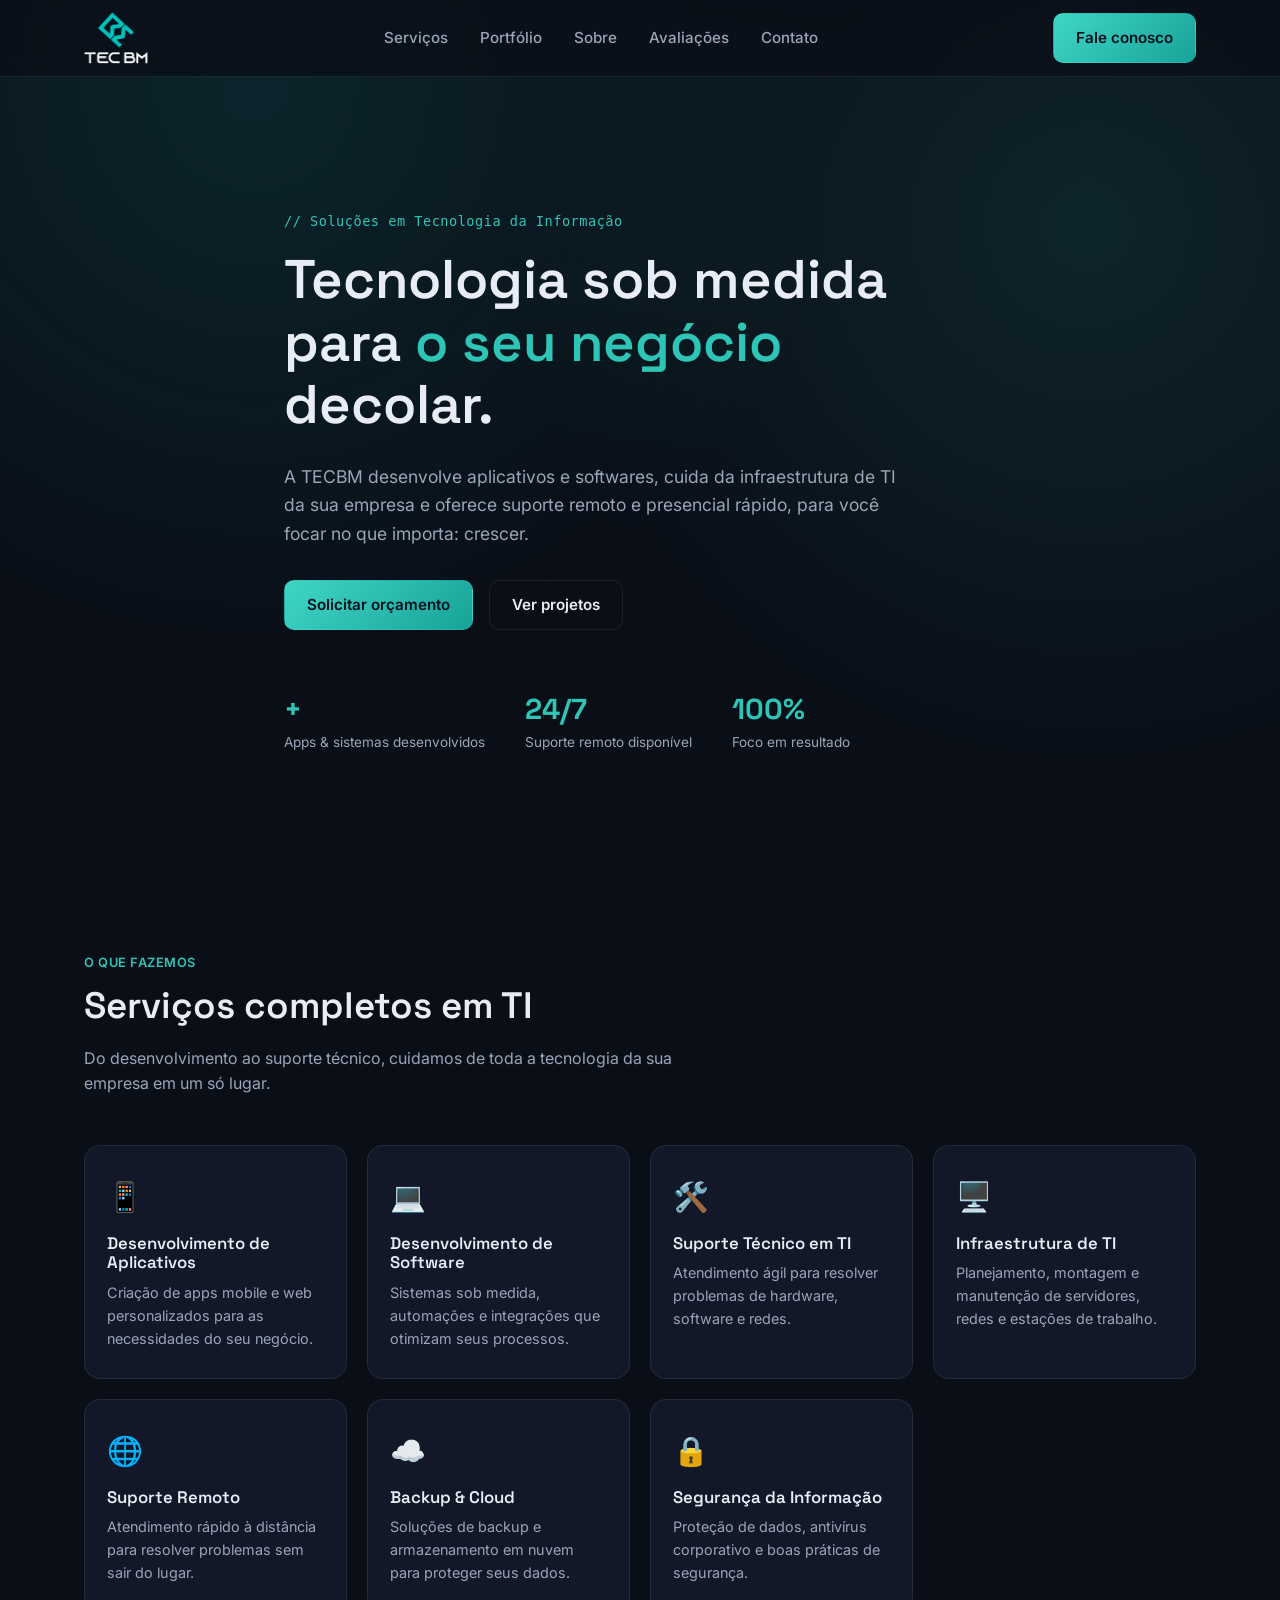
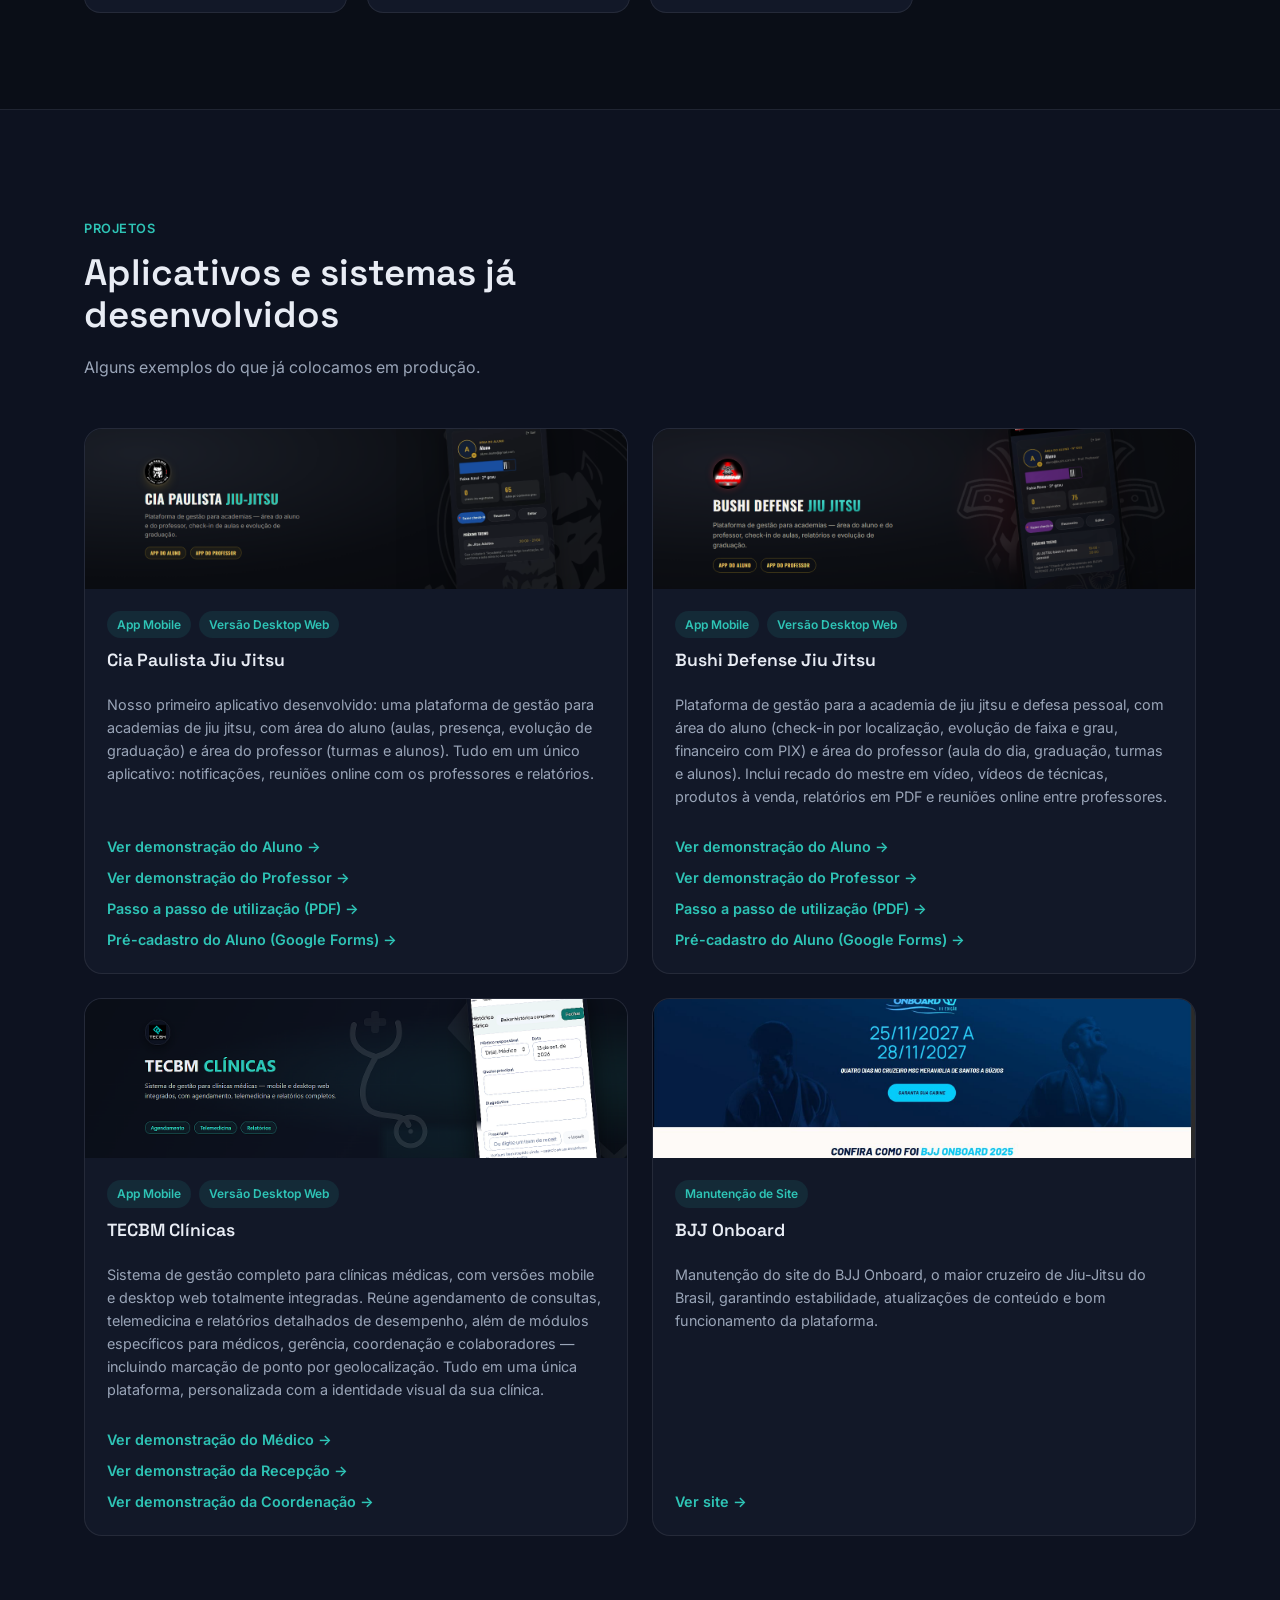
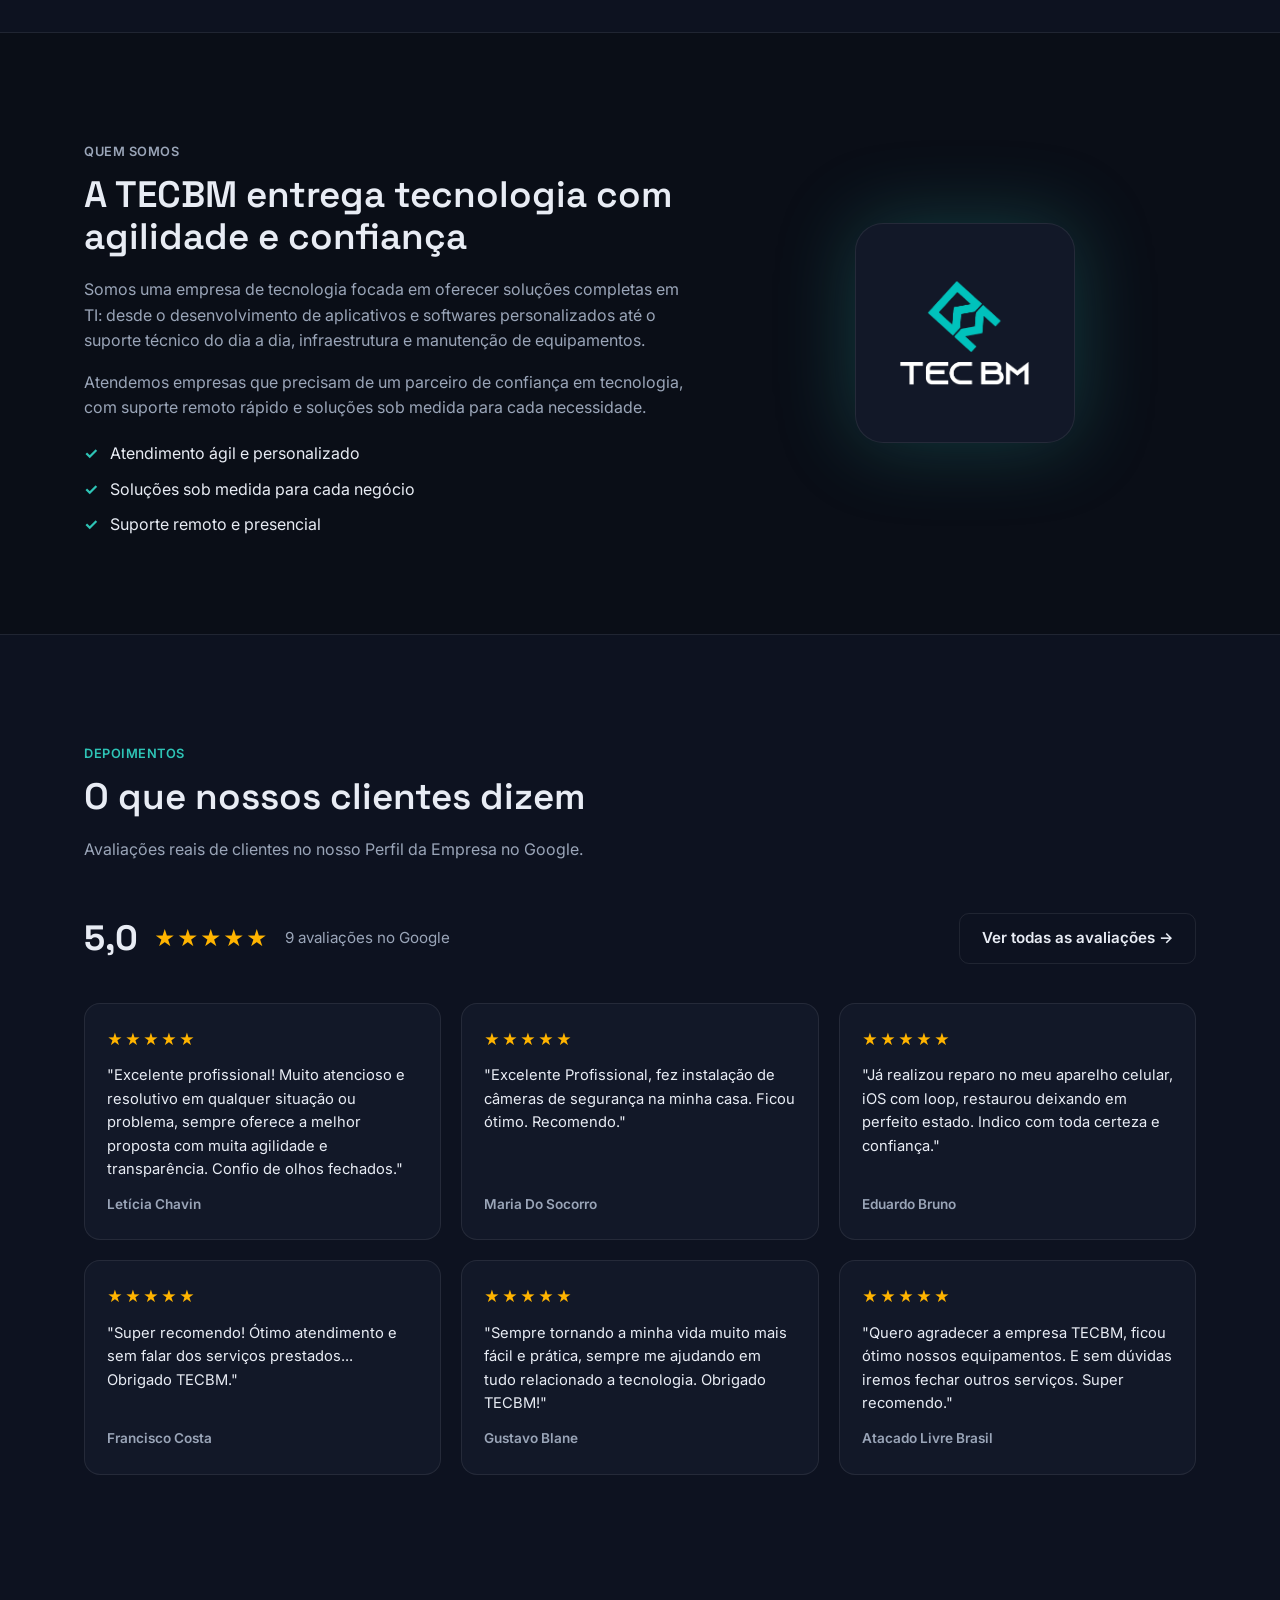
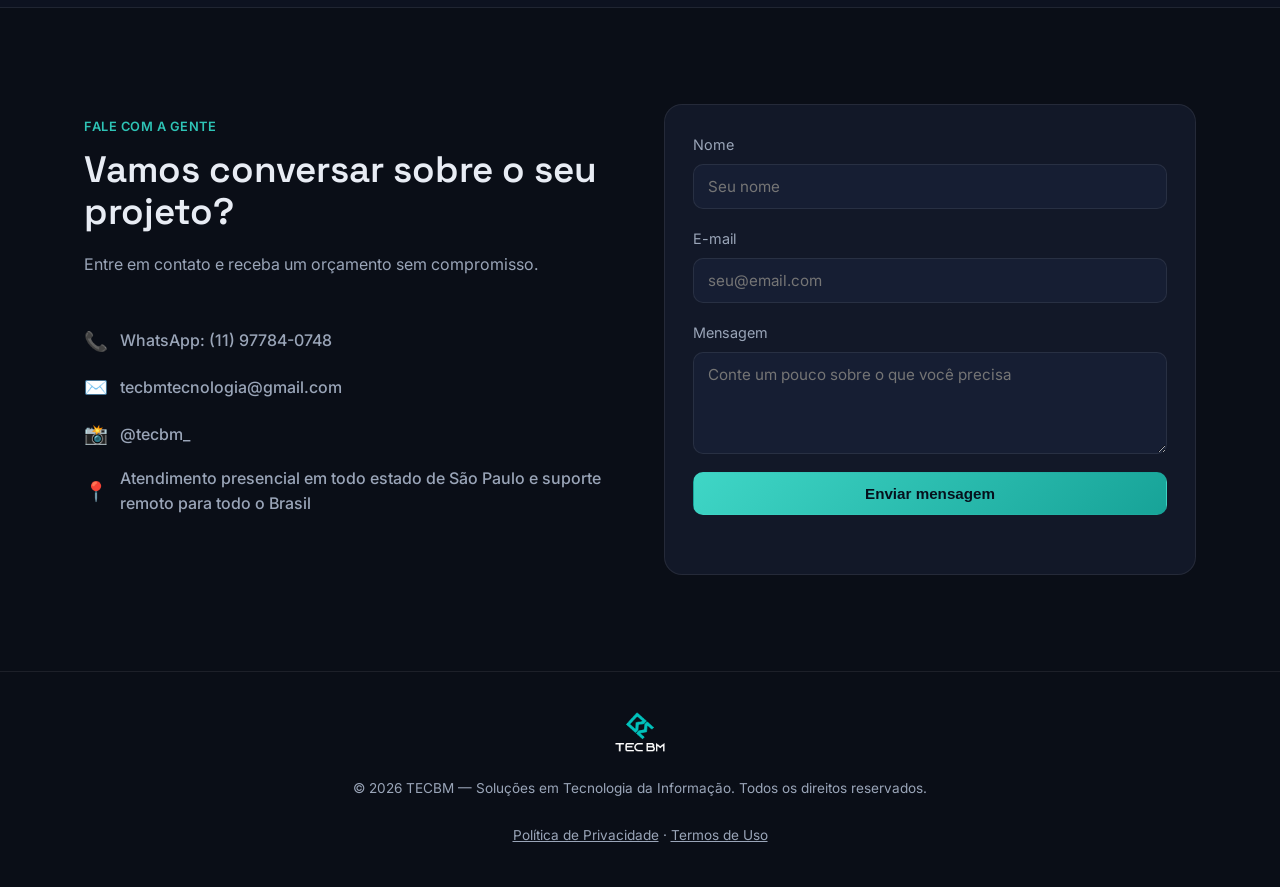
<file: index.html>
<!DOCTYPE html>
<html lang="pt-BR">
<head>
<meta charset="UTF-8">
<meta name="viewport" content="width=device-width, initial-scale=1.0">
<title>TECBM | Soluções em Tecnologia da Informação</title>
<meta name="description" content="TECBM Soluções em Tecnologia da Informação: desenvolvimento de aplicativos e softwares, infraestrutura de TI, suporte técnico e suporte remoto para o seu negócio.">
<meta name="robots" content="index, follow">
<link rel="canonical" href="https://tecbm.com.br/">

<meta property="og:type" content="website">
<meta property="og:site_name" content="TECBM">
<meta property="og:title" content="TECBM | Soluções em Tecnologia da Informação">
<meta property="og:description" content="Desenvolvimento de aplicativos e softwares, infraestrutura de TI, suporte técnico e suporte remoto para o seu negócio.">
<meta property="og:url" content="https://tecbm.com.br/">
<meta property="og:image" content="https://tecbm.com.br/assets/logo.jpeg">
<meta property="og:locale" content="pt_BR">
<meta name="twitter:card" content="summary">
<meta name="twitter:title" content="TECBM | Soluções em Tecnologia da Informação">
<meta name="twitter:description" content="Desenvolvimento de aplicativos e softwares, infraestrutura de TI, suporte técnico e suporte remoto para o seu negócio.">
<meta name="twitter:image" content="https://tecbm.com.br/assets/logo.jpeg">

<link rel="preconnect" href="https://fonts.googleapis.com">
<link href="https://fonts.googleapis.com/css2?family=Space+Grotesk:wght@400;500;600;700&family=Inter:wght@400;500;600&display=swap" rel="stylesheet">
<link rel="stylesheet" href="style.css?v=3">
<link rel="icon" href="assets/favicon.ico?v=1" sizes="any">
<link rel="icon" href="assets/favicon-16.png?v=1" type="image/png" sizes="16x16">
<link rel="icon" href="assets/favicon-32.png?v=1" type="image/png" sizes="32x32">
<link rel="icon" href="assets/favicon-48.png?v=1" type="image/png" sizes="48x48">
<link rel="icon" href="assets/favicon-512.png?v=1" type="image/png" sizes="512x512">
<link rel="apple-touch-icon" href="assets/apple-touch-icon.png?v=1">

<script type="application/ld+json">
{
  "@context": "https://schema.org",
  "@type": "Organization",
  "name": "TECBM",
  "alternateName": "TECBM Soluções em Tecnologia da Informação",
  "url": "https://tecbm.com.br/",
  "logo": "https://tecbm.com.br/assets/logo.jpeg",
  "image": "https://tecbm.com.br/assets/logo.jpeg",
  "description": "Empresa de tecnologia focada em desenvolvimento de aplicativos e softwares, infraestrutura de TI, suporte técnico e suporte remoto.",
  "email": "tecbmtecnologia@gmail.com",
  "telephone": "+5511977840748",
  "areaServed": "BR",
  "address": {
    "@type": "PostalAddress",
    "addressRegion": "SP",
    "addressCountry": "BR"
  },
  "sameAs": [
    "https://instagram.com/tecbm_"
  ],
  "aggregateRating": {
    "@type": "AggregateRating",
    "ratingValue": "5.0",
    "bestRating": "5",
    "reviewCount": "9"
  }
}
</script>
</head>
<body>

<div class="bg-grid" aria-hidden="true"></div>

<header class="site-header" id="header">
  <div class="container header-inner">
    <a href="#top" class="logo" aria-label="TECBM - página inicial">
      <img src="assets/logo.png" alt="TECBM" class="logo-img">
    </a>

    <nav class="nav" id="nav">
      <a href="#servicos">Serviços</a>
      <a href="#portfolio">Portfólio</a>
      <a href="#sobre">Sobre</a>
      <a href="#avaliacoes">Avaliações</a>
      <a href="#contato">Contato</a>
    </nav>

    <a href="#contato" class="btn btn-primary nav-cta">Fale conosco</a>

    <button class="menu-toggle" id="menuToggle" aria-label="Abrir menu" aria-expanded="false">
      <span></span><span></span><span></span>
    </button>
  </div>
</header>

<main id="top">

  <!-- HERO -->
  <section class="hero">
    <div class="container hero-inner">
      <p class="eyebrow">// Soluções em Tecnologia da Informação</p>
      <h1>Tecnologia sob medida para <span class="accent">o seu negócio</span> decolar.</h1>
      <p class="hero-sub">A TECBM desenvolve aplicativos e softwares, cuida da infraestrutura de TI da sua empresa e oferece suporte remoto e presencial rápido, para você focar no que importa: crescer.</p>
      <div class="hero-actions">
        <a href="#contato" class="btn btn-primary">Solicitar orçamento</a>
        <a href="#portfolio" class="btn btn-ghost">Ver projetos</a>
      </div>
      <div class="hero-stats">
        <div><strong>+</strong><span>Apps &amp; sistemas desenvolvidos</span></div>
        <div><strong>24/7</strong><span>Suporte remoto disponível</span></div>
        <div><strong>100%</strong><span>Foco em resultado</span></div>
      </div>
    </div>
  </section>

  <!-- SERVIÇOS -->
  <section class="section" id="servicos">
    <div class="container">
      <p class="section-tag">O que fazemos</p>
      <h2 class="section-title">Serviços completos em TI</h2>
      <p class="section-desc">Do desenvolvimento ao suporte técnico, cuidamos de toda a tecnologia da sua empresa em um só lugar.</p>

      <div class="cards-grid">
        <article class="card">
          <div class="card-icon">📱</div>
          <h3>Desenvolvimento de Aplicativos</h3>
          <p>Criação de apps mobile e web personalizados para as necessidades do seu negócio.</p>
        </article>

        <article class="card">
          <div class="card-icon">💻</div>
          <h3>Desenvolvimento de Software</h3>
          <p>Sistemas sob medida, automações e integrações que otimizam seus processos.</p>
        </article>

        <article class="card">
          <div class="card-icon">🛠️</div>
          <h3>Suporte Técnico em TI</h3>
          <p>Atendimento ágil para resolver problemas de hardware, software e redes.</p>
        </article>

        <article class="card">
          <div class="card-icon">🖥️</div>
          <h3>Infraestrutura de TI</h3>
          <p>Planejamento, montagem e manutenção de servidores, redes e estações de trabalho.</p>
        </article>

        <article class="card">
          <div class="card-icon">🌐</div>
          <h3>Suporte Remoto</h3>
          <p>Atendimento rápido à distância para resolver problemas sem sair do lugar.</p>
        </article>

        <article class="card">
          <div class="card-icon">☁️</div>
          <h3>Backup &amp; Cloud</h3>
          <p>Soluções de backup e armazenamento em nuvem para proteger seus dados.</p>
        </article>

        <article class="card">
          <div class="card-icon">🔒</div>
          <h3>Segurança da Informação</h3>
          <p>Proteção de dados, antivírus corporativo e boas práticas de segurança.</p>
        </article>
      </div>
    </div>
  </section>

  <!-- PORTFÓLIO -->
  <section class="section section-alt" id="portfolio">
    <div class="container">
      <p class="section-tag">Projetos</p>
      <h2 class="section-title">Aplicativos e sistemas já desenvolvidos</h2>
      <p class="section-desc">Alguns exemplos do que já colocamos em produção.</p>

      <div class="portfolio-grid">
        <article class="portfolio-card">
          <div class="portfolio-thumb">
            <img src="assets/portfolio-cia-paulista.png" alt="App Cia Paulista Jiu Jitsu" loading="lazy">
          </div>
          <div class="portfolio-body">
            <div class="tag-group">
              <span class="tag">App Mobile</span>
              <span class="tag">Versão Desktop Web</span>
            </div>
            <h3>Cia Paulista Jiu Jitsu</h3>
            <p>Nosso primeiro aplicativo desenvolvido: uma plataforma de gestão para academias de jiu jitsu, com área do aluno (aulas, presença, evolução de graduação) e área do professor (turmas e alunos). Tudo em um único aplicativo: notificações, reuniões online com os professores e relatórios.</p>
            <div class="portfolio-links">
              <a href="assets/apps/cia-paulista/demo_aluno.html" class="portfolio-link" target="_blank" rel="noopener">Ver demonstração do Aluno →</a>
              <a href="assets/apps/cia-paulista/demo_professor.html" class="portfolio-link" target="_blank" rel="noopener">Ver demonstração do Professor →</a>
              <a href="assets/apps/cia-paulista/passo-a-passo-utilizacao.pdf" class="portfolio-link" target="_blank" rel="noopener">Passo a passo de utilização (PDF) →</a>
              <a href="https://docs.google.com/forms/d/e/1FAIpQLSeRCAdfRowpURWlWUbb96zdKWqHaBBxnx4jhhyxOWWr1Cao4A/viewform?usp=header" class="portfolio-link" target="_blank" rel="noopener">Pré-cadastro do Aluno (Google Forms) →</a>
            </div>
          </div>
        </article>

        <article class="portfolio-card">
          <div class="portfolio-thumb">
            <img src="assets/portfolio-bushi-defense.png?v=2" alt="App Bushi Defense Jiu Jitsu" loading="lazy">
          </div>
          <div class="portfolio-body">
            <div class="tag-group">
              <span class="tag">App Mobile</span>
              <span class="tag">Versão Desktop Web</span>
            </div>
            <h3>Bushi Defense Jiu Jitsu</h3>
            <p>Plataforma de gestão para a academia de jiu jitsu e defesa pessoal, com área do aluno (check-in por localização, evolução de faixa e grau, financeiro com PIX) e área do professor (aula do dia, graduação, turmas e alunos). Inclui recado do mestre em vídeo, vídeos de técnicas, produtos à venda, relatórios em PDF e reuniões online entre professores.</p>
            <div class="portfolio-links">
              <a href="assets/apps/bushi-defense/demo_aluno.html" class="portfolio-link" target="_blank" rel="noopener">Ver demonstração do Aluno →</a>
              <a href="assets/apps/bushi-defense/demo_professor.html" class="portfolio-link" target="_blank" rel="noopener">Ver demonstração do Professor →</a>
              <a href="assets/apps/bushi-defense/passo-a-passo-utilizacao.pdf" class="portfolio-link" target="_blank" rel="noopener">Passo a passo de utilização (PDF) →</a>
              <a href="https://docs.google.com/forms/d/e/1FAIpQLSeZjYavBv2F2LLhaMkyva17zR9Wzub2SWeE6gwZajSrL0iRUA/viewform" class="portfolio-link" target="_blank" rel="noopener">Pré-cadastro do Aluno (Google Forms) →</a>
            </div>
          </div>
        </article>

        <article class="portfolio-card">
          <div class="portfolio-thumb">
            <img src="assets/portfolio-tecbm-clinicas.png?v=3" alt="TECBM Clínicas - visão geral do médico" loading="lazy">
          </div>
          <div class="portfolio-body">
            <div class="tag-group">
              <span class="tag">App Mobile</span>
              <span class="tag">Versão Desktop Web</span>
            </div>
            <h3>TECBM Clínicas</h3>
            <p>Sistema de gestão completo para clínicas médicas, com versões mobile e desktop web totalmente integradas. Reúne agendamento de consultas, telemedicina e relatórios detalhados de desempenho, além de módulos específicos para médicos, gerência, coordenação e colaboradores — incluindo marcação de ponto por geolocalização. Tudo em uma única plataforma, personalizada com a identidade visual da sua clínica.</p>
            <div class="portfolio-links">
              <a href="assets/apps/tecbm-clinicas/demo_medico.html" class="portfolio-link" target="_blank" rel="noopener">Ver demonstração do Médico →</a>
              <a href="assets/apps/tecbm-clinicas/demo_recepcao.html" class="portfolio-link" target="_blank" rel="noopener">Ver demonstração da Recepção →</a>
              <a href="assets/apps/tecbm-clinicas/demo_coordenacao.html" class="portfolio-link" target="_blank" rel="noopener">Ver demonstração da Coordenação →</a>
            </div>
          </div>
        </article>

        <article class="portfolio-card">
          <div class="portfolio-thumb">
            <img src="assets/portfolio-bjjonboard.jpg" alt="Site BJJ Onboard" loading="lazy">
          </div>
          <div class="portfolio-body">
            <div class="tag-group">
              <span class="tag">Manutenção de Site</span>
            </div>
            <h3>BJJ Onboard</h3>
            <p>Manutenção do site do BJJ Onboard, o maior cruzeiro de Jiu-Jitsu do Brasil, garantindo estabilidade, atualizações de conteúdo e bom funcionamento da plataforma.</p>
            <div class="portfolio-links">
              <a href="https://bjjonboard.com.br/" class="portfolio-link" target="_blank" rel="noopener">Ver site →</a>
            </div>
          </div>
        </article>
      </div>
    </div>
  </section>

  <!-- SOBRE -->
  <section class="section" id="sobre">
    <div class="container about-inner">
      <div class="about-text">
        <p class="section-tag">Quem somos</p>
        <h2 class="section-title">A TECBM entrega tecnologia com agilidade e confiança</h2>
        <p>Somos uma empresa de tecnologia focada em oferecer soluções completas em TI: desde o desenvolvimento de aplicativos e softwares personalizados até o suporte técnico do dia a dia, infraestrutura e manutenção de equipamentos.</p>
        <p>Atendemos empresas que precisam de um parceiro de confiança em tecnologia, com suporte remoto rápido e soluções sob medida para cada necessidade.</p>
        <ul class="about-list">
          <li>Atendimento ágil e personalizado</li>
          <li>Soluções sob medida para cada negócio</li>
          <li>Suporte remoto e presencial</li>
        </ul>
      </div>
      <div class="about-visual" aria-hidden="true">
        <div class="glow-card">
          <img src="assets/logo.png" alt="" class="glow-logo">
        </div>
      </div>
    </div>
  </section>

  <!-- AVALIAÇÕES -->
  <section class="section section-alt" id="avaliacoes">
    <div class="container">
      <p class="section-tag">Depoimentos</p>
      <h2 class="section-title">O que nossos clientes dizem</h2>
      <p class="section-desc">Avaliações reais de clientes no nosso Perfil da Empresa no Google.</p>

      <div class="reviews-summary">
        <span class="reviews-score">5,0</span>
        <span class="reviews-stars" aria-hidden="true">★★★★★</span>
        <span class="reviews-count">9 avaliações no Google</span>
        <a href="https://share.google/tiaU5jgQYbumXrYlc" target="_blank" rel="noopener" class="btn btn-ghost">Ver todas as avaliações →</a>
      </div>

      <div class="reviews-grid">
        <article class="review-card">
          <div class="review-stars" aria-hidden="true">★★★★★</div>
          <p>"Excelente profissional! Muito atencioso e resolutivo em qualquer situação ou problema, sempre oferece a melhor proposta com muita agilidade e transparência. Confio de olhos fechados."</p>
          <div class="review-author">Letícia Chavin</div>
        </article>

        <article class="review-card">
          <div class="review-stars" aria-hidden="true">★★★★★</div>
          <p>"Excelente Profissional, fez instalação de câmeras de segurança na minha casa. Ficou ótimo. Recomendo."</p>
          <div class="review-author">Maria Do Socorro</div>
        </article>

        <article class="review-card">
          <div class="review-stars" aria-hidden="true">★★★★★</div>
          <p>"Já realizou reparo no meu aparelho celular, iOS com loop, restaurou deixando em perfeito estado. Indico com toda certeza e confiança."</p>
          <div class="review-author">Eduardo Bruno</div>
        </article>

        <article class="review-card">
          <div class="review-stars" aria-hidden="true">★★★★★</div>
          <p>"Super recomendo! Ótimo atendimento e sem falar dos serviços prestados... Obrigado TECBM."</p>
          <div class="review-author">Francisco Costa</div>
        </article>

        <article class="review-card">
          <div class="review-stars" aria-hidden="true">★★★★★</div>
          <p>"Sempre tornando a minha vida muito mais fácil e prática, sempre me ajudando em tudo relacionado a tecnologia. Obrigado TECBM!"</p>
          <div class="review-author">Gustavo Blane</div>
        </article>

        <article class="review-card">
          <div class="review-stars" aria-hidden="true">★★★★★</div>
          <p>"Quero agradecer a empresa TECBM, ficou ótimo nossos equipamentos. E sem dúvidas iremos fechar outros serviços. Super recomendo."</p>
          <div class="review-author">Atacado Livre Brasil</div>
        </article>
      </div>
    </div>
  </section>

  <!-- CONTATO -->
  <section class="section" id="contato">
    <div class="container contact-inner">
      <div class="contact-info">
        <p class="section-tag">Fale com a gente</p>
        <h2 class="section-title">Vamos conversar sobre o seu projeto?</h2>
        <p class="section-desc">Entre em contato e receba um orçamento sem compromisso.</p>

        <div class="contact-items">
          <a href="https://wa.me/5511977840748" target="_blank" rel="noopener" class="contact-item">
            <span>📞</span> WhatsApp: (11) 97784-0748
          </a>
          <a href="mailto:tecbmtecnologia@gmail.com" class="contact-item">
            <span>✉️</span> tecbmtecnologia@gmail.com
          </a>
          <a href="https://instagram.com/tecbm_" target="_blank" rel="noopener" class="contact-item">
            <span>📸</span> @tecbm_
          </a>
          <div class="contact-item">
            <span>📍</span> Atendimento presencial em todo estado de São Paulo e suporte remoto para todo o Brasil
          </div>
        </div>
      </div>

      <form class="contact-form" id="contactForm">
        <label>
          Nome
          <input type="text" name="nome" required placeholder="Seu nome">
        </label>
        <label>
          E-mail
          <input type="email" name="email" required placeholder="seu@email.com">
        </label>
        <label>
          Mensagem
          <textarea name="mensagem" rows="4" required placeholder="Conte um pouco sobre o que você precisa"></textarea>
        </label>
        <button type="submit" class="btn btn-primary full">Enviar mensagem</button>
        <p class="form-note" id="formNote"></p>
      </form>
    </div>
  </section>

</main>

<footer class="site-footer">
  <div class="container footer-inner">
    <div class="logo footer-logo">
      <img src="assets/logo.png" alt="TECBM" class="logo-img footer-logo-img">
    </div>
    <p>© <span id="year"></span> TECBM — Soluções em Tecnologia da Informação. Todos os direitos reservados.</p>
    <p class="footer-legal"><a href="privacidade.html">Política de Privacidade</a> · <a href="termos.html">Termos de Uso</a></p>
  </div>
</footer>

<script src="script.js"></script>
</body>
</html>
</file>
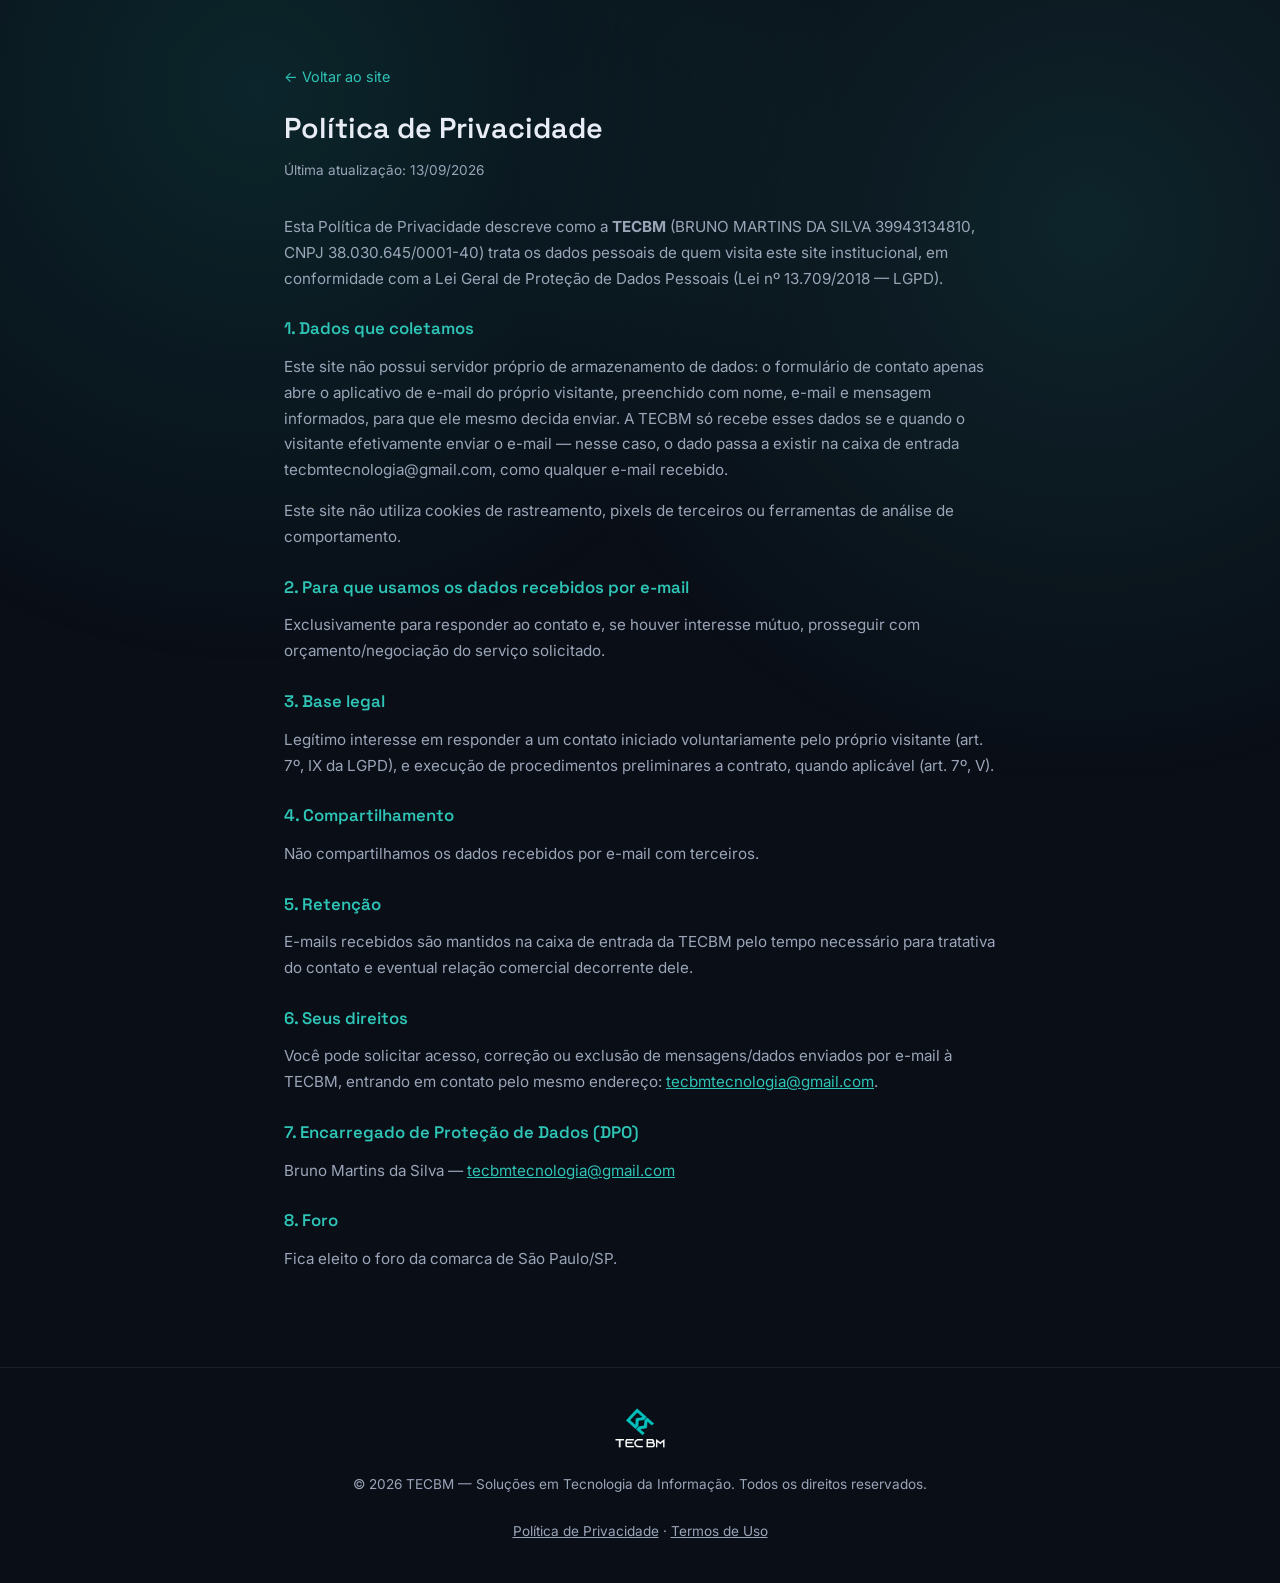
<file: privacidade.html>
<!DOCTYPE html>
<html lang="pt-BR">
<head>
<meta charset="UTF-8">
<meta name="viewport" content="width=device-width, initial-scale=1.0">
<title>Política de Privacidade | TECBM</title>
<meta name="robots" content="index, follow">
<link rel="canonical" href="https://tecbm.com.br/privacidade.html">
<link rel="preconnect" href="https://fonts.googleapis.com">
<link href="https://fonts.googleapis.com/css2?family=Space+Grotesk:wght@400;500;600;700&family=Inter:wght@400;500;600&display=swap" rel="stylesheet">
<link rel="stylesheet" href="style.css?v=3">
<link rel="icon" href="assets/favicon.ico?v=1" sizes="any">
<link rel="icon" href="assets/favicon-16.png?v=1" type="image/png" sizes="16x16">
<link rel="icon" href="assets/favicon-32.png?v=1" type="image/png" sizes="32x32">
<link rel="icon" href="assets/favicon-48.png?v=1" type="image/png" sizes="48x48">
<link rel="icon" href="assets/favicon-512.png?v=1" type="image/png" sizes="512x512">
<link rel="apple-touch-icon" href="assets/apple-touch-icon.png?v=1">
</head>
<body>

<div class="bg-grid" aria-hidden="true"></div>

<main>
  <div class="legal-page">
    <a href="index.html" class="back-link">← Voltar ao site</a>
    <h1>Política de Privacidade</h1>
    <p class="legal-updated">Última atualização: 13/09/2026</p>

    <p>
      Esta Política de Privacidade descreve como a <strong>TECBM</strong> (BRUNO MARTINS DA SILVA 39943134810, CNPJ
      38.030.645/0001-40) trata os dados pessoais de quem visita este site institucional, em conformidade com a Lei
      Geral de Proteção de Dados Pessoais (Lei nº 13.709/2018 — LGPD).
    </p>

    <h2>1. Dados que coletamos</h2>
    <p>
      Este site não possui servidor próprio de armazenamento de dados: o formulário de contato apenas abre o
      aplicativo de e-mail do próprio visitante, preenchido com nome, e-mail e mensagem informados, para que ele
      mesmo decida enviar. A TECBM só recebe esses dados se e quando o visitante efetivamente enviar o e-mail —
      nesse caso, o dado passa a existir na caixa de entrada tecbmtecnologia@gmail.com, como qualquer e-mail
      recebido.
    </p>
    <p>Este site não utiliza cookies de rastreamento, pixels de terceiros ou ferramentas de análise de comportamento.</p>

    <h2>2. Para que usamos os dados recebidos por e-mail</h2>
    <p>Exclusivamente para responder ao contato e, se houver interesse mútuo, prosseguir com orçamento/negociação do serviço solicitado.</p>

    <h2>3. Base legal</h2>
    <p>Legítimo interesse em responder a um contato iniciado voluntariamente pelo próprio visitante (art. 7º, IX da LGPD), e execução de procedimentos preliminares a contrato, quando aplicável (art. 7º, V).</p>

    <h2>4. Compartilhamento</h2>
    <p>Não compartilhamos os dados recebidos por e-mail com terceiros.</p>

    <h2>5. Retenção</h2>
    <p>E-mails recebidos são mantidos na caixa de entrada da TECBM pelo tempo necessário para tratativa do contato e eventual relação comercial decorrente dele.</p>

    <h2>6. Seus direitos</h2>
    <p>Você pode solicitar acesso, correção ou exclusão de mensagens/dados enviados por e-mail à TECBM, entrando em contato pelo mesmo endereço: <a href="mailto:tecbmtecnologia@gmail.com">tecbmtecnologia@gmail.com</a>.</p>

    <h2>7. Encarregado de Proteção de Dados (DPO)</h2>
    <p>Bruno Martins da Silva — <a href="mailto:tecbmtecnologia@gmail.com">tecbmtecnologia@gmail.com</a></p>

    <h2>8. Foro</h2>
    <p>Fica eleito o foro da comarca de São Paulo/SP.</p>
  </div>
</main>

<footer class="site-footer">
  <div class="container footer-inner">
    <div class="logo footer-logo">
      <img src="assets/logo.png" alt="TECBM" class="logo-img footer-logo-img">
    </div>
    <p>© <span id="year"></span> TECBM — Soluções em Tecnologia da Informação. Todos os direitos reservados.</p>
    <p class="footer-legal"><a href="privacidade.html">Política de Privacidade</a> · <a href="termos.html">Termos de Uso</a></p>
  </div>
</footer>

<script>document.getElementById('year').textContent = new Date().getFullYear();</script>
</body>
</html>
</file>
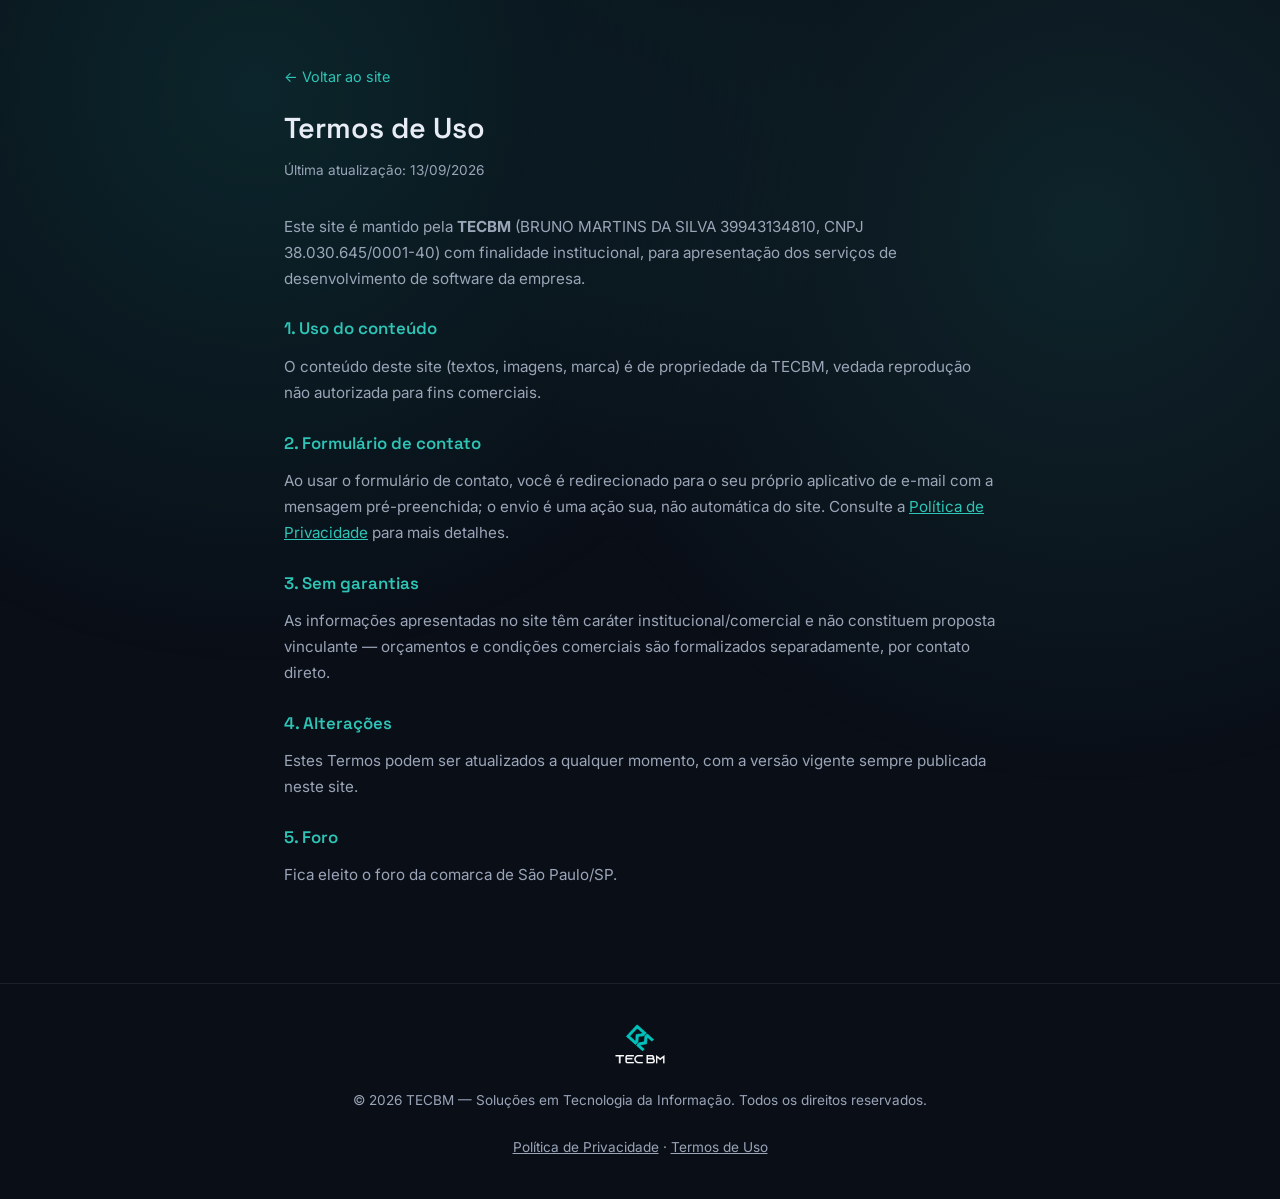
<file: termos.html>
<!DOCTYPE html>
<html lang="pt-BR">
<head>
<meta charset="UTF-8">
<meta name="viewport" content="width=device-width, initial-scale=1.0">
<title>Termos de Uso | TECBM</title>
<meta name="robots" content="index, follow">
<link rel="canonical" href="https://tecbm.com.br/termos.html">
<link rel="preconnect" href="https://fonts.googleapis.com">
<link href="https://fonts.googleapis.com/css2?family=Space+Grotesk:wght@400;500;600;700&family=Inter:wght@400;500;600&display=swap" rel="stylesheet">
<link rel="stylesheet" href="style.css?v=3">
<link rel="icon" href="assets/favicon.ico?v=1" sizes="any">
<link rel="icon" href="assets/favicon-16.png?v=1" type="image/png" sizes="16x16">
<link rel="icon" href="assets/favicon-32.png?v=1" type="image/png" sizes="32x32">
<link rel="icon" href="assets/favicon-48.png?v=1" type="image/png" sizes="48x48">
<link rel="icon" href="assets/favicon-512.png?v=1" type="image/png" sizes="512x512">
<link rel="apple-touch-icon" href="assets/apple-touch-icon.png?v=1">
</head>
<body>

<div class="bg-grid" aria-hidden="true"></div>

<main>
  <div class="legal-page">
    <a href="index.html" class="back-link">← Voltar ao site</a>
    <h1>Termos de Uso</h1>
    <p class="legal-updated">Última atualização: 13/09/2026</p>

    <p>
      Este site é mantido pela <strong>TECBM</strong> (BRUNO MARTINS DA SILVA 39943134810, CNPJ 38.030.645/0001-40)
      com finalidade institucional, para apresentação dos serviços de desenvolvimento de software da empresa.
    </p>

    <h2>1. Uso do conteúdo</h2>
    <p>O conteúdo deste site (textos, imagens, marca) é de propriedade da TECBM, vedada reprodução não autorizada para fins comerciais.</p>

    <h2>2. Formulário de contato</h2>
    <p>Ao usar o formulário de contato, você é redirecionado para o seu próprio aplicativo de e-mail com a mensagem pré-preenchida; o envio é uma ação sua, não automática do site. Consulte a <a href="privacidade.html">Política de Privacidade</a> para mais detalhes.</p>

    <h2>3. Sem garantias</h2>
    <p>As informações apresentadas no site têm caráter institucional/comercial e não constituem proposta vinculante — orçamentos e condições comerciais são formalizados separadamente, por contato direto.</p>

    <h2>4. Alterações</h2>
    <p>Estes Termos podem ser atualizados a qualquer momento, com a versão vigente sempre publicada neste site.</p>

    <h2>5. Foro</h2>
    <p>Fica eleito o foro da comarca de São Paulo/SP.</p>
  </div>
</main>

<footer class="site-footer">
  <div class="container footer-inner">
    <div class="logo footer-logo">
      <img src="assets/logo.png" alt="TECBM" class="logo-img footer-logo-img">
    </div>
    <p>© <span id="year"></span> TECBM — Soluções em Tecnologia da Informação. Todos os direitos reservados.</p>
    <p class="footer-legal"><a href="privacidade.html">Política de Privacidade</a> · <a href="termos.html">Termos de Uso</a></p>
  </div>
</footer>

<script>document.getElementById('year').textContent = new Date().getFullYear();</script>
</body>
</html>
</file>
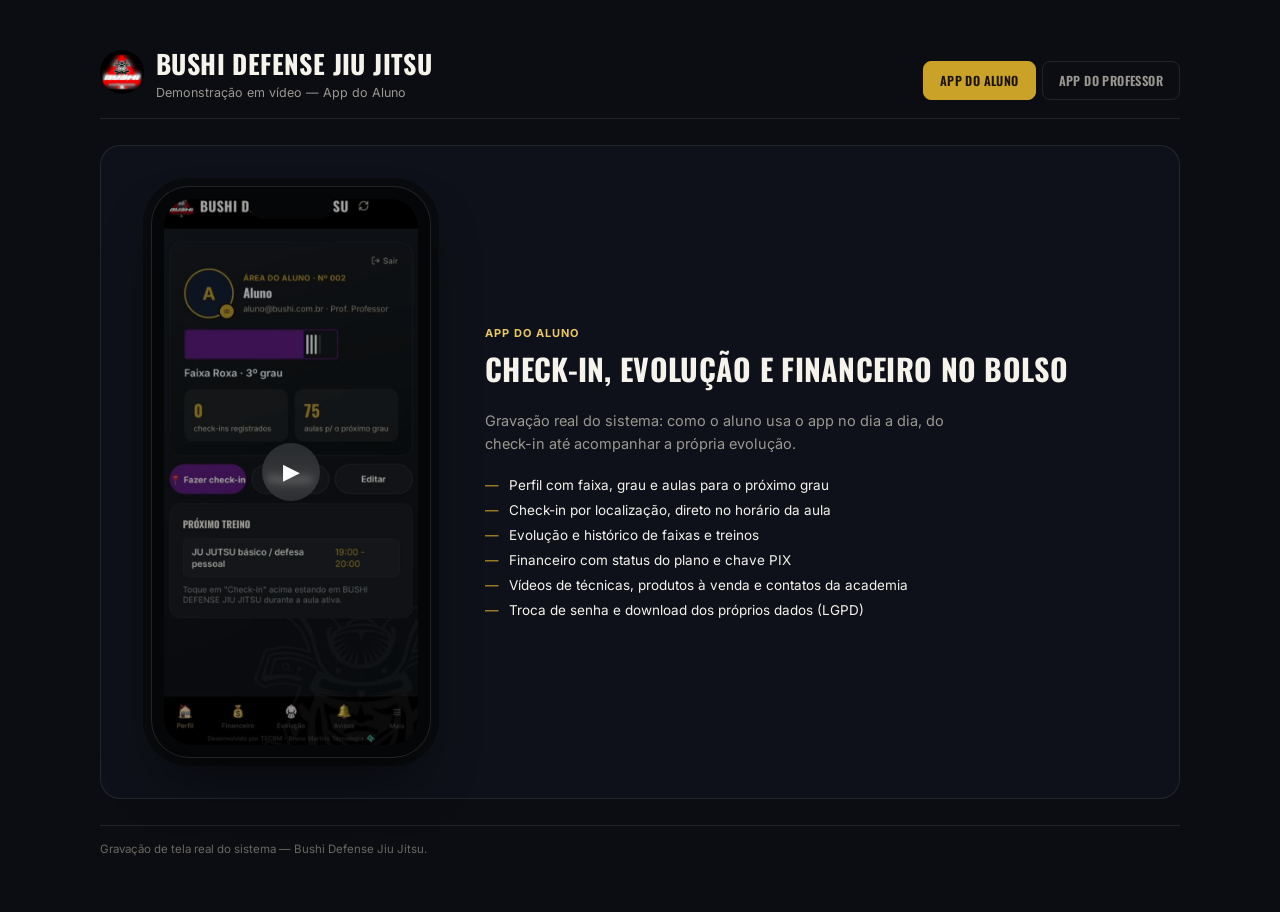
<file: assets/apps/bushi-defense/demo_aluno.html>
<!DOCTYPE html>
<html lang="pt-BR">
<head>
<meta charset="UTF-8">
<meta name="viewport" content="width=device-width, initial-scale=1.0">
<title>Bushi Defense App Aluno</title>
<link rel="preconnect" href="https://fonts.googleapis.com">
<link rel="preconnect" href="https://fonts.gstatic.com" crossorigin>
<link href="https://fonts.googleapis.com/css2?family=Oswald:wght@500;700&family=Inter:wght@400;500;600;700&display=swap" rel="stylesheet">
<style>
  :root{
    --bg:#0B0D12; --stage:#0E1119; --surface:#14171F; --surface-2:#1B1E27;
    --line:rgba(255,255,255,0.09); --gold:#C9A227; --gold-soft:#E8C766;
    --text:#F5F3EC; --muted:#9B9891; --muted-2:#6B6862;
    --font-display:'Oswald',Impact,'Arial Narrow',sans-serif;
    --font-body:'Inter',-apple-system,'Segoe UI',sans-serif;
  }
  *{box-sizing:border-box;}
  body{ background:var(--bg); color:var(--text); font-family:var(--font-body); display:flex; justify-content:center; padding:36px 20px 48px; }
  @media (prefers-reduced-motion: reduce){ *{ animation-duration:0.01ms !important; transition-duration:0.01ms !important; } }

  .page{ width:100%; max-width:1080px; display:flex; flex-direction:column; gap:26px; }

  .masthead{ display:flex; align-items:flex-end; justify-content:space-between; gap:20px; flex-wrap:wrap; border-bottom:1px solid var(--line); padding-bottom:18px; }
  .brand{ display:flex; align-items:center; gap:12px; }
  .brand-mark{ width:44px; height:44px; border-radius:50%; background:#000; overflow:hidden; display:flex; align-items:center; justify-content:center; flex-shrink:0; }
  .brand-mark img{ width:100%; height:100%; object-fit:cover; }
  .brand-text h1{ font-family:var(--font-display); font-weight:700; font-size:clamp(20px,2.4vw,26px); letter-spacing:0.4px; text-transform:uppercase; margin:0; text-wrap:balance; }
  .brand-text p{ margin:2px 0 0; font-size:12.5px; color:var(--muted); }
  .switch{ display:flex; gap:6px; }
  .switch a{ font-family:var(--font-display); font-weight:600; font-size:12.5px; letter-spacing:0.4px; text-transform:uppercase; text-decoration:none; padding:9px 16px; border-radius:8px; border:1px solid var(--line); color:var(--muted); }
  .switch a.active{ background:var(--gold); color:#1A1300; border-color:var(--gold); }

  .stage{ display:grid; grid-template-columns:minmax(0,300px) minmax(0,1fr); gap:44px; background:var(--stage); border:1px solid var(--line); border-radius:20px; padding:40px; align-items:center; }
  @media (max-width:760px){ .stage{ grid-template-columns:1fr; padding:28px 20px; } }

  .phone-wrap{ display:flex; justify-content:center; }
  .phone{ width:280px; height:572px; border-radius:38px; background:#050608; border:1px solid rgba(255,255,255,0.12); box-shadow:0 30px 60px -20px rgba(0,0,0,0.7), 0 0 0 8px #0a0b0e; padding:12px; position:relative; flex-shrink:0; }
  .phone::before{ content:""; position:absolute; top:12px; left:50%; transform:translateX(-50%); width:84px; height:20px; background:#050608; border-radius:0 0 14px 14px; z-index:5; }
  .phone-screen{ position:relative; width:100%; height:100%; border-radius:28px; background:#000; overflow:hidden; }
  .phone-screen video{ width:100%; height:100%; object-fit:cover; display:block; }
  .play-btn{ position:absolute; inset:0; display:flex; align-items:center; justify-content:center; background:rgba(0,0,0,0.35); border:none; cursor:pointer; color:#fff; font-size:0; transition:opacity 0.2s; }
  .play-btn .circle{ width:58px; height:58px; border-radius:50%; background:rgba(255,255,255,0.14); backdrop-filter:blur(4px); display:flex; align-items:center; justify-content:center; font-size:22px; }
  .play-btn.hidden{ opacity:0; pointer-events:none; }

  .panel{ display:flex; flex-direction:column; gap:18px; }
  .panel-eyebrow{ font-size:11px; font-weight:700; letter-spacing:1px; text-transform:uppercase; color:var(--gold-soft); }
  .panel h2{ font-family:var(--font-display); font-size:clamp(22px,3vw,30px); font-weight:700; letter-spacing:0.3px; text-transform:uppercase; margin:6px 0 0; text-wrap:balance; }
  .panel p.lead{ font-size:14.5px; line-height:1.6; color:var(--muted); max-width:52ch; margin:0; }
  .highlights{ display:flex; flex-direction:column; gap:9px; margin:4px 0 0; padding:0; list-style:none; }
  .highlights li{ display:flex; align-items:baseline; gap:10px; font-size:13.5px; color:var(--text); }
  .highlights li::before{ content:"—"; color:var(--gold); flex-shrink:0; }

  .footnote{ font-size:11.5px; color:var(--muted-2); border-top:1px solid var(--line); padding-top:16px; }
</style>
</head>
<body>
<div class="page">
  <header class="masthead">
    <div class="brand">
      <div class="brand-mark"><img src="../../bushi-defense-logo.png" alt="Bushi Defense Jiu Jitsu"></div>
      <div class="brand-text">
        <h1>Bushi Defense Jiu Jitsu</h1>
        <p>Demonstração em vídeo — App do Aluno</p>
      </div>
    </div>
    <nav class="switch">
      <a href="demo_aluno.html" class="active">App do Aluno</a><a href="demo_professor.html">App do Professor</a>
    </nav>
  </header>

  <section class="stage">
    <div class="phone-wrap">
      <div class="phone">
        <div class="phone-screen">
          <video id="vid" playsinline preload="metadata" poster="poster_aluno.jpg">
            <source src="demo_aluno.mp4" type="video/mp4">
          </video>
          <button class="play-btn" id="playBtn" aria-label="Reproduzir vídeo"><span class="circle">▶</span></button>
        </div>
      </div>
    </div>

    <div class="panel">
      <div>
        <div class="panel-eyebrow">App do Aluno</div>
        <h2>Check-in, evolução e financeiro no bolso</h2>
      </div>
      <p class="lead">Gravação real do sistema: como o aluno usa o app no dia a dia, do check-in até acompanhar a própria evolução.</p>
      <ul class="highlights">
        <li>Perfil com faixa, grau e aulas para o próximo grau</li>
        <li>Check-in por localização, direto no horário da aula</li>
        <li>Evolução e histórico de faixas e treinos</li>
        <li>Financeiro com status do plano e chave PIX</li>
        <li>Vídeos de técnicas, produtos à venda e contatos da academia</li>
        <li>Troca de senha e download dos próprios dados (LGPD)</li>
      </ul>
    </div>
  </section>

  <div class="footnote">Gravação de tela real do sistema — Bushi Defense Jiu Jitsu.</div>
</div>

<script>
  const vid = document.getElementById("vid");
  const btn = document.getElementById("playBtn");
  btn.addEventListener("click", () => { vid.play(); });
  vid.addEventListener("play", () => btn.classList.add("hidden"));
  vid.addEventListener("pause", () => btn.classList.remove("hidden"));
  vid.addEventListener("ended", () => btn.classList.remove("hidden"));
</script>
</body>
</html>
</file>
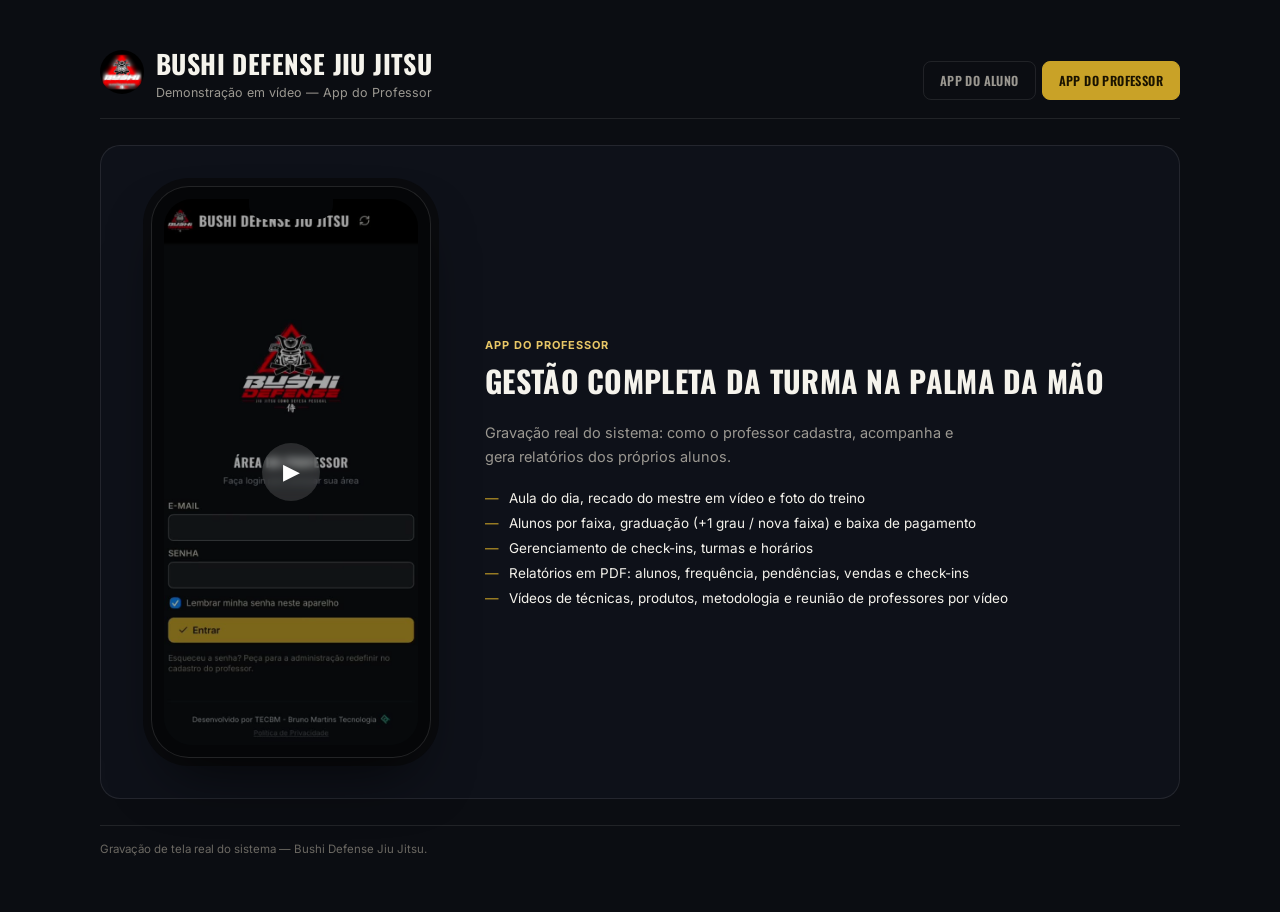
<file: assets/apps/bushi-defense/demo_professor.html>
<!DOCTYPE html>
<html lang="pt-BR">
<head>
<meta charset="UTF-8">
<meta name="viewport" content="width=device-width, initial-scale=1.0">
<title>Bushi Defense App Professor</title>
<link rel="preconnect" href="https://fonts.googleapis.com">
<link rel="preconnect" href="https://fonts.gstatic.com" crossorigin>
<link href="https://fonts.googleapis.com/css2?family=Oswald:wght@500;700&family=Inter:wght@400;500;600;700&display=swap" rel="stylesheet">
<style>
  :root{
    --bg:#0B0D12; --stage:#0E1119; --surface:#14171F; --surface-2:#1B1E27;
    --line:rgba(255,255,255,0.09); --gold:#C9A227; --gold-soft:#E8C766;
    --text:#F5F3EC; --muted:#9B9891; --muted-2:#6B6862;
    --font-display:'Oswald',Impact,'Arial Narrow',sans-serif;
    --font-body:'Inter',-apple-system,'Segoe UI',sans-serif;
  }
  *{box-sizing:border-box;}
  body{ background:var(--bg); color:var(--text); font-family:var(--font-body); display:flex; justify-content:center; padding:36px 20px 48px; }
  @media (prefers-reduced-motion: reduce){ *{ animation-duration:0.01ms !important; transition-duration:0.01ms !important; } }

  .page{ width:100%; max-width:1080px; display:flex; flex-direction:column; gap:26px; }

  .masthead{ display:flex; align-items:flex-end; justify-content:space-between; gap:20px; flex-wrap:wrap; border-bottom:1px solid var(--line); padding-bottom:18px; }
  .brand{ display:flex; align-items:center; gap:12px; }
  .brand-mark{ width:44px; height:44px; border-radius:50%; background:#000; overflow:hidden; display:flex; align-items:center; justify-content:center; flex-shrink:0; }
  .brand-mark img{ width:100%; height:100%; object-fit:cover; }
  .brand-text h1{ font-family:var(--font-display); font-weight:700; font-size:clamp(20px,2.4vw,26px); letter-spacing:0.4px; text-transform:uppercase; margin:0; text-wrap:balance; }
  .brand-text p{ margin:2px 0 0; font-size:12.5px; color:var(--muted); }
  .switch{ display:flex; gap:6px; }
  .switch a{ font-family:var(--font-display); font-weight:600; font-size:12.5px; letter-spacing:0.4px; text-transform:uppercase; text-decoration:none; padding:9px 16px; border-radius:8px; border:1px solid var(--line); color:var(--muted); }
  .switch a.active{ background:var(--gold); color:#1A1300; border-color:var(--gold); }

  .stage{ display:grid; grid-template-columns:minmax(0,300px) minmax(0,1fr); gap:44px; background:var(--stage); border:1px solid var(--line); border-radius:20px; padding:40px; align-items:center; }
  @media (max-width:760px){ .stage{ grid-template-columns:1fr; padding:28px 20px; } }

  .phone-wrap{ display:flex; justify-content:center; }
  .phone{ width:280px; height:572px; border-radius:38px; background:#050608; border:1px solid rgba(255,255,255,0.12); box-shadow:0 30px 60px -20px rgba(0,0,0,0.7), 0 0 0 8px #0a0b0e; padding:12px; position:relative; flex-shrink:0; }
  .phone::before{ content:""; position:absolute; top:12px; left:50%; transform:translateX(-50%); width:84px; height:20px; background:#050608; border-radius:0 0 14px 14px; z-index:5; }
  .phone-screen{ position:relative; width:100%; height:100%; border-radius:28px; background:#000; overflow:hidden; }
  .phone-screen video{ width:100%; height:100%; object-fit:cover; display:block; }
  .play-btn{ position:absolute; inset:0; display:flex; align-items:center; justify-content:center; background:rgba(0,0,0,0.35); border:none; cursor:pointer; color:#fff; font-size:0; transition:opacity 0.2s; }
  .play-btn .circle{ width:58px; height:58px; border-radius:50%; background:rgba(255,255,255,0.14); backdrop-filter:blur(4px); display:flex; align-items:center; justify-content:center; font-size:22px; }
  .play-btn.hidden{ opacity:0; pointer-events:none; }

  .panel{ display:flex; flex-direction:column; gap:18px; }
  .panel-eyebrow{ font-size:11px; font-weight:700; letter-spacing:1px; text-transform:uppercase; color:var(--gold-soft); }
  .panel h2{ font-family:var(--font-display); font-size:clamp(22px,3vw,30px); font-weight:700; letter-spacing:0.3px; text-transform:uppercase; margin:6px 0 0; text-wrap:balance; }
  .panel p.lead{ font-size:14.5px; line-height:1.6; color:var(--muted); max-width:52ch; margin:0; }
  .highlights{ display:flex; flex-direction:column; gap:9px; margin:4px 0 0; padding:0; list-style:none; }
  .highlights li{ display:flex; align-items:baseline; gap:10px; font-size:13.5px; color:var(--text); }
  .highlights li::before{ content:"—"; color:var(--gold); flex-shrink:0; }

  .footnote{ font-size:11.5px; color:var(--muted-2); border-top:1px solid var(--line); padding-top:16px; }
</style>
</head>
<body>
<div class="page">
  <header class="masthead">
    <div class="brand">
      <div class="brand-mark"><img src="../../bushi-defense-logo.png" alt="Bushi Defense Jiu Jitsu"></div>
      <div class="brand-text">
        <h1>Bushi Defense Jiu Jitsu</h1>
        <p>Demonstração em vídeo — App do Professor</p>
      </div>
    </div>
    <nav class="switch">
      <a href="demo_aluno.html">App do Aluno</a><a href="demo_professor.html" class="active">App do Professor</a>
    </nav>
  </header>

  <section class="stage">
    <div class="phone-wrap">
      <div class="phone">
        <div class="phone-screen">
          <video id="vid" playsinline preload="metadata" poster="poster_professor.jpg">
            <source src="demo_professor.mp4" type="video/mp4">
          </video>
          <button class="play-btn" id="playBtn" aria-label="Reproduzir vídeo"><span class="circle">▶</span></button>
        </div>
      </div>
    </div>

    <div class="panel">
      <div>
        <div class="panel-eyebrow">App do Professor</div>
        <h2>Gestão completa da turma na palma da mão</h2>
      </div>
      <p class="lead">Gravação real do sistema: como o professor cadastra, acompanha e gera relatórios dos próprios alunos.</p>
      <ul class="highlights">
        <li>Aula do dia, recado do mestre em vídeo e foto do treino</li>
        <li>Alunos por faixa, graduação (+1 grau / nova faixa) e baixa de pagamento</li>
        <li>Gerenciamento de check-ins, turmas e horários</li>
        <li>Relatórios em PDF: alunos, frequência, pendências, vendas e check-ins</li>
        <li>Vídeos de técnicas, produtos, metodologia e reunião de professores por vídeo</li>
      </ul>
    </div>
  </section>

  <div class="footnote">Gravação de tela real do sistema — Bushi Defense Jiu Jitsu.</div>
</div>

<script>
  const vid = document.getElementById("vid");
  const btn = document.getElementById("playBtn");
  btn.addEventListener("click", () => { vid.play(); });
  vid.addEventListener("play", () => btn.classList.add("hidden"));
  vid.addEventListener("pause", () => btn.classList.remove("hidden"));
  vid.addEventListener("ended", () => btn.classList.remove("hidden"));
</script>
</body>
</html>
</file>
<file: style.css>
:root{
  --bg: #0a0e17;
  --bg-alt: #0d1220;
  --surface: #121828;
  --surface-2: #161e33;
  --border: rgba(255,255,255,0.08);
  --text: #e8ecf4;
  --text-dim: #9aa5b8;
  --cyan: #2ec4b6;
  --purple: #17a398;
  --gradient: linear-gradient(135deg, #3fd6c6, var(--purple));
  --font-head: 'Space Grotesk', 'Inter', sans-serif;
  --font-body: 'Inter', sans-serif;
}

*{ box-sizing: border-box; }
html{ scroll-behavior: smooth; }
body{
  margin:0;
  background: var(--bg);
  color: var(--text);
  font-family: var(--font-body);
  line-height: 1.6;
  -webkit-font-smoothing: antialiased;
}
img{ max-width:100%; display:block; }
a{ color: inherit; text-decoration:none; }
ul{ margin:0; padding:0; list-style:none; }
h1,h2,h3{ font-family: var(--font-head); font-weight:600; line-height:1.15; margin:0 0 .5em; }

.container{
  max-width: 1160px;
  margin: 0 auto;
  padding: 0 24px;
}

.accent{ color: var(--cyan); }

.bg-grid{
  position: fixed;
  inset: 0;
  z-index: -1;
  background-image:
    radial-gradient(circle at 20% 10%, rgba(23,163,152,0.20), transparent 45%),
    radial-gradient(circle at 85% 25%, rgba(46,196,182,0.16), transparent 45%);
  opacity: 0.8;
}

/* Buttons */
.btn{
  display:inline-flex;
  align-items:center;
  justify-content:center;
  gap:8px;
  padding: 12px 22px;
  border-radius: 10px;
  font-weight:600;
  font-size: .95rem;
  border: 1px solid transparent;
  cursor:pointer;
  transition: transform .15s ease, box-shadow .15s ease, background .15s ease, border-color .15s ease;
}
.btn-primary{
  background: var(--gradient);
  color: #06101c;
}
.btn-primary:hover{ transform: translateY(-2px); box-shadow: 0 10px 30px rgba(46,196,182,0.25); }
.btn-ghost{
  background: transparent;
  border-color: var(--border);
  color: var(--text);
}
.btn-ghost:hover{ border-color: var(--cyan); color: var(--cyan); }
.btn.full{ width:100%; }

/* Header */
.site-header{
  position: sticky;
  top:0;
  z-index: 100;
  backdrop-filter: blur(10px);
  background: rgba(10,14,23,0.75);
  border-bottom: 1px solid var(--border);
}
.header-inner{
  display:flex;
  align-items:center;
  justify-content:space-between;
  height: 76px;
  gap: 24px;
}
.logo{ display:flex; align-items:center; gap:10px; }
.logo-img{ height: 52px; width:auto; }
.footer-logo-img{ height: 40px; }
.nav{ display:flex; gap: 32px; flex:1; justify-content:center; }
.nav a{ color: var(--text-dim); font-weight:500; font-size:.95rem; transition: color .15s ease; }
.nav a:hover{ color: var(--text); }
.nav-cta{ white-space:nowrap; }
.menu-toggle{
  display:none;
  flex-direction:column;
  gap:5px;
  background:none;
  border:none;
  cursor:pointer;
  padding: 6px;
}
.menu-toggle span{
  width: 24px; height:2px; background: var(--text); border-radius: 2px;
}

/* Hero */
.hero{ padding: 120px 0 90px; }
.hero-inner{ max-width: 760px; }
.eyebrow{
  font-family: 'monospace';
  color: var(--cyan);
  font-size: .85rem;
  letter-spacing: .5px;
  margin-bottom: 16px;
}
.hero h1{ font-size: clamp(2.2rem, 5vw, 3.4rem); }
.hero-sub{ color: var(--text-dim); font-size: 1.1rem; max-width: 620px; margin-bottom: 32px; }
.hero-actions{ display:flex; gap:16px; flex-wrap:wrap; margin-bottom: 56px; }
.hero-stats{ display:flex; gap: 40px; flex-wrap:wrap; }
.hero-stats div{ display:flex; flex-direction:column; }
.hero-stats strong{ font-family: var(--font-head); font-size: 1.8rem; color: var(--cyan); }
.hero-stats span{ color: var(--text-dim); font-size: .85rem; }

/* Sections */
.section{ padding: 96px 0; }
.section-alt{ background: var(--bg-alt); border-top:1px solid var(--border); border-bottom:1px solid var(--border); }
.section-tag{ color: var(--cyan); font-weight:600; letter-spacing:.5px; text-transform:uppercase; font-size:.8rem; margin-bottom:12px; }
.section-title{ font-size: clamp(1.6rem, 3.5vw, 2.3rem); max-width: 640px; }
.section-desc{ color: var(--text-dim); max-width: 620px; margin-bottom: 48px; }

/* Cards */
.cards-grid{
  display:grid;
  grid-template-columns: repeat(4, 1fr);
  gap: 20px;
}
.card{
  background: var(--surface);
  border: 1px solid var(--border);
  border-radius: 16px;
  padding: 28px 22px;
  transition: transform .2s ease, border-color .2s ease;
}
.card:hover{ transform: translateY(-4px); border-color: rgba(46,196,182,0.4); }
.card-icon{ font-size: 1.8rem; margin-bottom: 14px; }
.card h3{ font-size: 1.05rem; margin-bottom: 8px; }
.card p{ color: var(--text-dim); font-size: .9rem; margin:0; }

/* Portfolio */
.portfolio-grid{
  display:grid;
  grid-template-columns: repeat(2, 1fr);
  gap: 24px;
}
.portfolio-grid:has(> .portfolio-card:only-child){
  grid-template-columns: 1fr;
  max-width: 620px;
  margin: 0 auto;
}
.portfolio-card{
  background: var(--surface);
  border: 1px solid var(--border);
  border-radius: 18px;
  overflow: hidden;
  display:flex;
  flex-direction:column;
  transition: transform .2s ease, border-color .2s ease;
}
.portfolio-card:hover{ transform: translateY(-4px); border-color: rgba(23,163,152,0.4); }
.portfolio-thumb{
  aspect-ratio: 17 / 5;
  display:flex;
  align-items:center;
  justify-content:center;
  font-size: 2.6rem;
  overflow:hidden;
}
.portfolio-thumb img{
  width:100%;
  height:100%;
  object-fit:cover;
  object-position: center center;
}
.ph-1{ background: linear-gradient(135deg, rgba(46,196,182,0.18), rgba(23,163,152,0.08)); }
.ph-2{ background: linear-gradient(135deg, rgba(23,163,152,0.18), rgba(46,196,182,0.08)); }
.ph-3{ background: linear-gradient(135deg, rgba(46,196,182,0.14), rgba(255,255,255,0.03)); }
.ph-4{ background: linear-gradient(135deg, rgba(23,163,152,0.14), rgba(255,255,255,0.03)); }
.portfolio-body{ padding: 22px; flex:1; display:flex; flex-direction:column; }
.tag-group{ display:flex; flex-wrap:wrap; gap:8px; margin-bottom: 12px; }
.tag{
  display:inline-block;
  align-self:flex-start;
  background: rgba(46,196,182,0.1);
  color: var(--cyan);
  font-size: .75rem;
  font-weight:600;
  padding: 4px 10px;
  border-radius: 999px;
}
.portfolio-body h3{ font-size: 1.1rem; }
.portfolio-body p{ color: var(--text-dim); font-size: .9rem; flex:1; }
.portfolio-link{ color: var(--cyan); font-weight:600; font-size: .9rem; margin-top: 12px; }
.portfolio-link:hover{ text-decoration: underline; }
.portfolio-links{ display:flex; flex-direction:column; gap:8px; margin-top: 12px; }
.portfolio-links .portfolio-link{ margin-top:0; }

/* About */
.about-inner{
  display:grid;
  grid-template-columns: 1.3fr 1fr;
  gap: 48px;
  align-items:center;
}
.about-text p{ color: var(--text-dim); }
.about-list{ margin-top: 20px; display:flex; flex-direction:column; gap:10px; }
.about-list li{ padding-left: 26px; position:relative; color: var(--text); }
.about-list li::before{
  content: "✓";
  position:absolute; left:0; color: var(--cyan); font-weight:700;
}
.about-visual{ display:flex; justify-content:center; }
.glow-card{
  width: 220px; height: 220px;
  border-radius: 28px;
  background: var(--surface);
  border: 1px solid var(--border);
  display:flex; align-items:center; justify-content:center;
  box-shadow: 0 0 80px rgba(46,196,182,0.25);
}
.glow-logo{ width: 60%; height:auto; }

/* Reviews */
.reviews-summary{
  display:flex;
  align-items:center;
  gap:16px;
  flex-wrap:wrap;
  margin-bottom: 36px;
}
.reviews-score{ font-family: var(--font-head); font-size: 2.2rem; font-weight:700; }
.reviews-stars{ color:#ffb400; font-size: 1.3rem; letter-spacing:2px; }
.reviews-count{ color: var(--text-dim); font-size: .95rem; }
.reviews-summary .btn{ margin-left:auto; }
.reviews-grid{
  display:grid;
  grid-template-columns: repeat(3, 1fr);
  gap: 20px;
  margin-bottom: 36px;
}
.review-card{
  background: var(--surface);
  border: 1px solid var(--border);
  border-radius: 16px;
  padding: 24px 22px;
  display:flex;
  flex-direction:column;
  gap: 12px;
}
.review-card .review-stars{ color:#ffb400; font-size: .95rem; letter-spacing:2px; }
.review-card p{ color: var(--text); font-size: .92rem; flex:1; margin:0; }
.review-author{ display:flex; align-items:center; justify-content:space-between; color: var(--text-dim); font-size: .85rem; font-weight:600; }
.review-source{ display:inline-flex; align-items:center; }
.reviews-cta{ text-align:center; }

/* Contact */
.contact-inner{
  display:grid;
  grid-template-columns: 1fr 1fr;
  gap: 48px;
  align-items:start;
}
.contact-items{ margin-top: 28px; display:flex; flex-direction:column; gap:16px; }
.contact-item{
  display:flex; align-items:center; gap:12px;
  color: var(--text-dim);
  font-weight:500;
}
.contact-item span{ font-size:1.2rem; }
a.contact-item:hover{ color: var(--cyan); }

.contact-form{
  background: var(--surface);
  border: 1px solid var(--border);
  border-radius: 18px;
  padding: 28px;
  display:flex;
  flex-direction:column;
  gap: 18px;
}
.contact-form label{
  display:flex;
  flex-direction:column;
  gap:8px;
  font-size: .9rem;
  color: var(--text-dim);
}
.contact-form input,
.contact-form textarea{
  background: var(--surface-2);
  border: 1px solid var(--border);
  border-radius: 10px;
  padding: 12px 14px;
  color: var(--text);
  font-family: var(--font-body);
  font-size: .95rem;
  resize: vertical;
}
.contact-form input:focus,
.contact-form textarea:focus{
  outline: none;
  border-color: var(--cyan);
}
.form-note{ font-size: .85rem; color: var(--cyan); min-height: 1em; margin:0; }

/* Footer */
.site-footer{ padding: 40px 0; border-top: 1px solid var(--border); }
.footer-inner{
  display:flex;
  flex-direction:column;
  align-items:center;
  gap: 12px;
  text-align:center;
  color: var(--text-dim);
  font-size: .85rem;
}
.footer-legal{ margin:0; }
.footer-legal a{ color: var(--text-dim); text-decoration: underline; }
.footer-legal a:hover{ color: var(--text); }

/* Demonstração em vídeo */
.demo-hero{ padding: 100px 0 60px; text-align:center; }
.demo-hero-inner{ max-width: 720px; margin: 0 auto; }
.demo-hero .section-desc{ margin: 0 auto; }

.demo-showcase{ display:flex; flex-direction:column; gap: 96px; }
.demo-block{
  display:grid;
  grid-template-columns: 1.1fr 1fr;
  gap: 40px;
  align-items:center;
}
.demo-block.reverse .demo-video{ order: 2; }
.demo-block.reverse .demo-info{ order: 1; }

.demo-video{
  position:relative;
  border-radius: 18px;
  overflow:hidden;
  border: 1px solid var(--border);
  background: var(--surface);
  box-shadow: 0 20px 60px rgba(0,0,0,0.35);
}
.demo-video video, .demo-video img{ width:100%; display:block; }
.video-frame{ position:relative; }
.video-badge{
  position:absolute;
  left:16px; bottom:16px;
  background: rgba(10,14,23,0.85);
  border: 1px solid var(--border);
  color: var(--text);
  font-size: .8rem;
  font-weight:600;
  padding: 6px 12px;
  border-radius: 999px;
}

.demo-info h3{ font-size: 1.5rem; margin-bottom: 6px; }
.demo-info .section-tag{ margin-bottom: 8px; }
.demo-info p.demo-desc{ color: var(--text-dim); margin-bottom: 20px; }
.demo-feature-list{ display:flex; flex-direction:column; gap:10px; margin-bottom: 28px; }
.demo-feature-list li{ padding-left: 26px; position:relative; color: var(--text); font-size: .95rem; }
.demo-feature-list li::before{ content: "✓"; position:absolute; left:0; color: var(--cyan); font-weight:700; }
.demo-actions{ display:flex; gap:14px; flex-wrap:wrap; }

.demo-cta{ text-align:center; padding-top: 40px; }

@media (max-width: 900px){
  .demo-block, .demo-block.reverse{ grid-template-columns: 1fr; }
  .demo-block.reverse .demo-video, .demo-block.reverse .demo-info{ order: initial; }
}

/* Páginas legais (privacidade, termos) */
.legal-page{ max-width: 760px; margin: 0 auto; padding: 64px 24px 80px; }
.legal-page h1{ font-size: 1.8rem; margin-bottom: 4px; }
.legal-page .legal-updated{ color: var(--text-dim); font-size: .85rem; margin-bottom: 32px; }
.legal-page h2{ font-family: var(--font-head); font-size: 1.05rem; margin-top: 28px; color: var(--cyan); }
.legal-page p, .legal-page li{ color: var(--text-dim); font-size: .95rem; line-height: 1.7; }
.legal-page ul{ list-style: disc; padding-left: 22px; margin: 8px 0; }
.legal-page a{ color: var(--cyan); text-decoration: underline; }
.legal-page .back-link{ display:inline-block; margin-bottom: 24px; color: var(--cyan); text-decoration: none; font-size: .9rem; }

/* Responsive */
@media (max-width: 900px){
  .cards-grid{ grid-template-columns: repeat(2, 1fr); }
  .portfolio-grid{ grid-template-columns: 1fr; }
  .about-inner, .contact-inner{ grid-template-columns: 1fr; }
  .about-visual{ order:-1; }
  .reviews-grid{ grid-template-columns: 1fr 1fr; }
}

@media (max-width: 720px){
  .nav, .nav-cta{ display:none; }
  .menu-toggle{ display:flex; }
  .cards-grid{ grid-template-columns: 1fr; }
  .hero{ padding: 90px 0 60px; }
  .reviews-grid{ grid-template-columns: 1fr; }
  .reviews-summary .btn{ margin-left:0; }

  body.nav-open .nav{
    display:flex;
    flex-direction:column;
    position:absolute;
    top: 76px;
    left:0; right:0;
    background: var(--bg-alt);
    border-bottom: 1px solid var(--border);
    padding: 20px 24px;
    gap: 16px;
  }
  body.nav-open .nav-cta{
    display:flex;
    position:absolute;
    top: calc(76px + 200px);
    left:24px; right:24px;
  }
}
</file>
